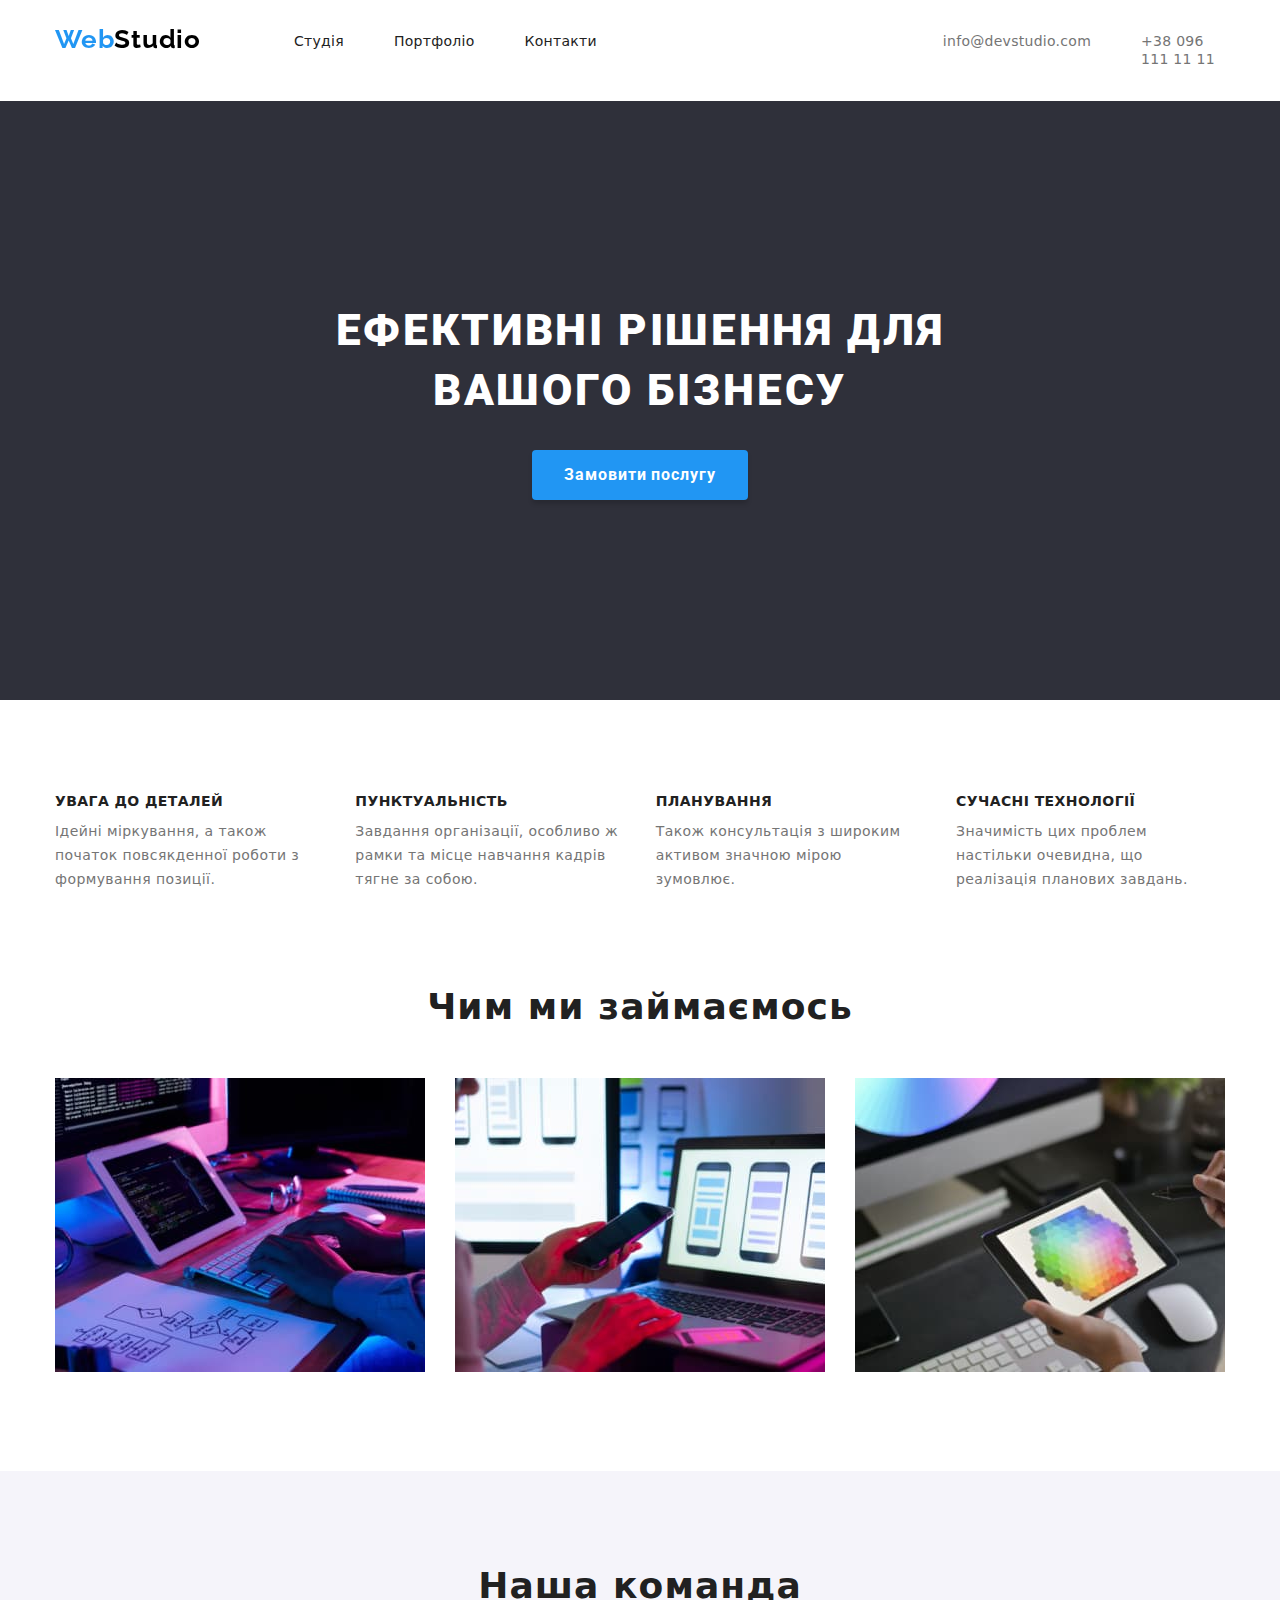
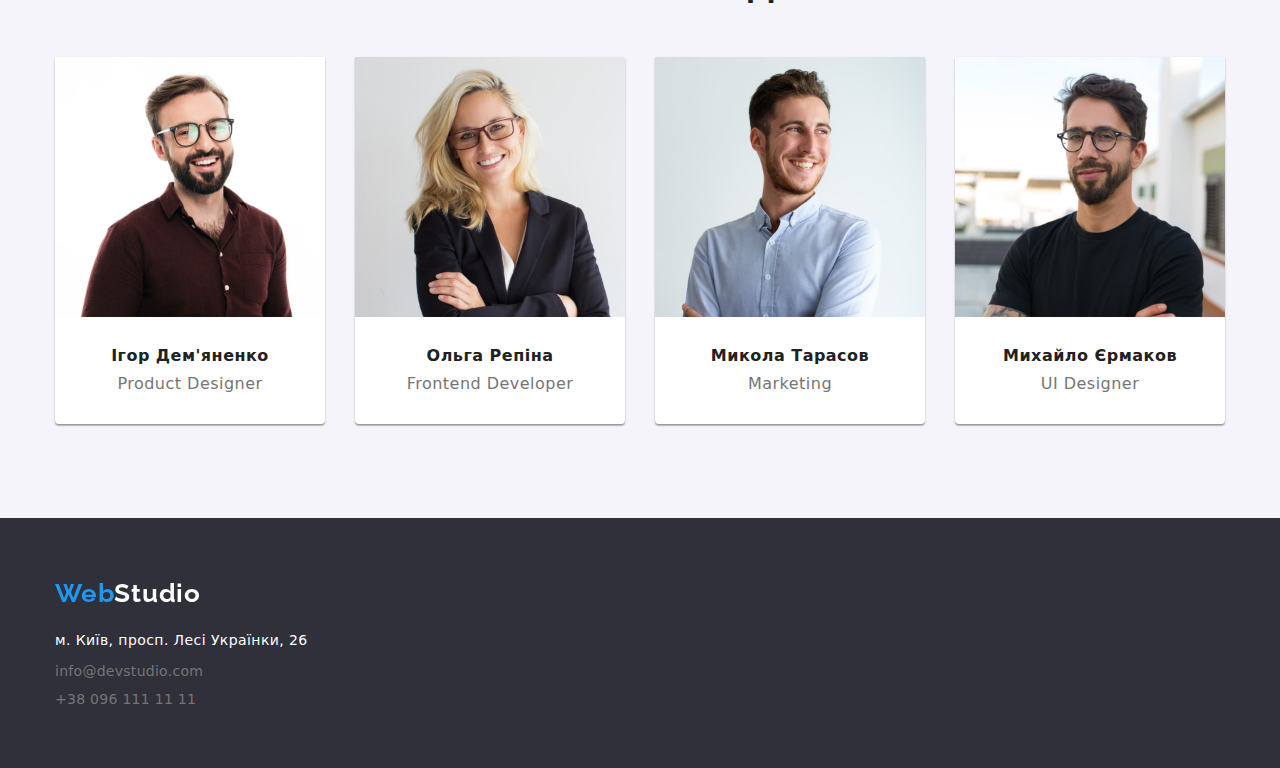
<file: index.html>
<!DOCTYPE html>
<html lang="uk">

<head>
    <meta charset="UTF-8">
    <meta http-equiv="X-UA-Compatible" content="IE=edge">
    <meta name="viewport" content="width=device-width, initial-scale=1.0">
    <link href="css/style.css" rel="stylesheet" type="text/css">
    <link href="css/modern-normalize.css" rel="stylesheet" type="text/css">
    <link
        href="https://fonts.googleapis.com/css2?family=Raleway:wght@700&family=Roboto:wght@400;500;700;900&display=swap"
        rel="stylesheet">
    <title>WebStudio</title>
</head>

<body>
    <header>
        <div class="container">
            <div class="container-header">

                <a href="index.html" class="logo-header">WebStudio</a>

                <nav>

                    <ul class="navigation-nav">
                        <li class="nav-item">
                            <a href="index.html" class="navigation">
                                Студія
                            </a>
                        </li>
                        <li class="nav-item">
                            <a href="portfolio.html" class="navigation">
                                Портфоліо
                            </a>
                        </li>
                        <li class="nav-item">
                            <a href="index.html" class="navigation">
                                Контакти
                            </a>
                        </li>
                    </ul>

                </nav>


                <ul class="navigation-contact">
                    <li class="contact-item">
                        <a href="mailto:info@devstudio.com" class="contact">info@devstudio.com</a>
                    </li>
                    <li class="contact-item">
                        <a href="tel:+380961111111" class="contact">+38 096 111 11 11</a>
                    </li>
                </ul>
            </div>
        </div>
    </header>

    <main>
        <section class="business">

            <div class="subject">
                <h1 class="h">Ефективні рішення для вашого бізнесу</h1>

                <button type="button" class="btn">Замовити послугу</button>
            </div>
        </section>

        <section class="details">
            <div class="container">
                <h2 class="displaynone">Увага до деталей</h2>
                <ul class="details-list">
                    <li class="details-item">
                        <h3 class="details-title">Увага до деталей</h3>
                        <p class="details-text">Ідейні міркування, а також початок повсякденної роботи з формування
                            позиції.</p>
                    </li>
                    <li class="details-item">
                        <h3 class="details-title">Пунктуальність</h3>
                        <p class="details-text">Завдання організації, особливо ж рамки та місце навчання кадрів
                            тягне за собою.
                        </p>
                    </li>
                    <li class="details-item">
                        <h3 class="details-title">Планування</h3>
                        <p class="details-text">Також консультація з широким активом значною мірою
                            зумовлює.
                        </p>
                    </li>
                    <li class="details-item">
                        <h3 class="details-title">Сучасні технології</h3>
                        <p class="details-text">Значимість цих проблем настільки очевидна, що реалізація планових
                            завдань.</p>
                    </li>
                </ul>
            </div>
        </section>

        <section class="work">
            <div class="container">
                <h2 class="work-title">Чим ми займаємось</h2>
                <ul class="work-img">
                    <li class="work-item"><img src="img/keyboard.jpg" alt="Друкує на клавиатурі" width="370"
                            height="294"></li>
                    <li class="work-item"><img src="img/phone.jpg" alt="Телефон в руці" width="370" height="294">
                    </li>
                    <li class="work-item"><img src="img/tablet.jpg" alt="Планшет в руці" width="370" height="294">
                    </li>
                </ul>
            </div>
        </section>

        <section class="team">
            <div class="container">
                <h2 class="team-title">Наша команда</h2>
                <ul class="team-card">
                    <li class="team-item"><img src="img/igor.jpg" alt="Ігор Дем'яненко" width="270" height="260">
                        <div class="team-block">
                            <h3 class="team-name">Ігор Дем'яненко</h3>
                            <p class="team-text">Product Designer</p>
                        </div>
                    </li>

                    <li class="team-item"><img src="img/olga.jpg" alt="Ольга Репіна" width="270" height="260">
                        <div class="team-block">
                            <h3 class="team-name">Ольга Репіна</h3>
                            <p class="team-text">Frontend Developer</p>
                        </div>
                    </li>

                    <li class="team-item"><img src="img/mikola.jpg" alt="Микола Тарасов" width="270" height="260">
                        <div class="team-block">
                            <h3 class="team-name">Микола Тарасов</h3>
                            <p class="team-text">Marketing</p>
                        </div>
                    </li>
                    <li class="team-item"><img src="img/mihaylo.jpg" alt="Михайло Єрмаков" width="270" height="260">
                        <div class="team-block">
                            <h3 class="team-name">Михайло Єрмаков</h3>
                            <p class="team-text">UI Designer</p>
                        </div>
                    </li>
                </ul>
            </div>
        </section>
    </main>

    <footer>

        <div class="down">
            <div class="container">
                <a href="#" class="logo-footer">WebStudio</a>
                <address>
                    <ul class="footer-contacts">
                        <li class="footer-list">
                            <a href="https://goo.gl/maps/ZHvqtMLKhy8qMB8BA" class="location">м. Київ, просп. Лесі Українки,
                                26</a>
                        </li>
                        <li class="footer-list">
                            <a href="mailto:info@devstudio.com" class="contact">info@devstudio.com</a>
                        </li>
                        <li class="footer-list">
                            <a href="tel:+380961111111" class="contact">+38 096 111 11 11</a>
                        </li>
                    </ul>
                </address>
            </div>
        </div>
    </footer>

</body>

</html>
</file>
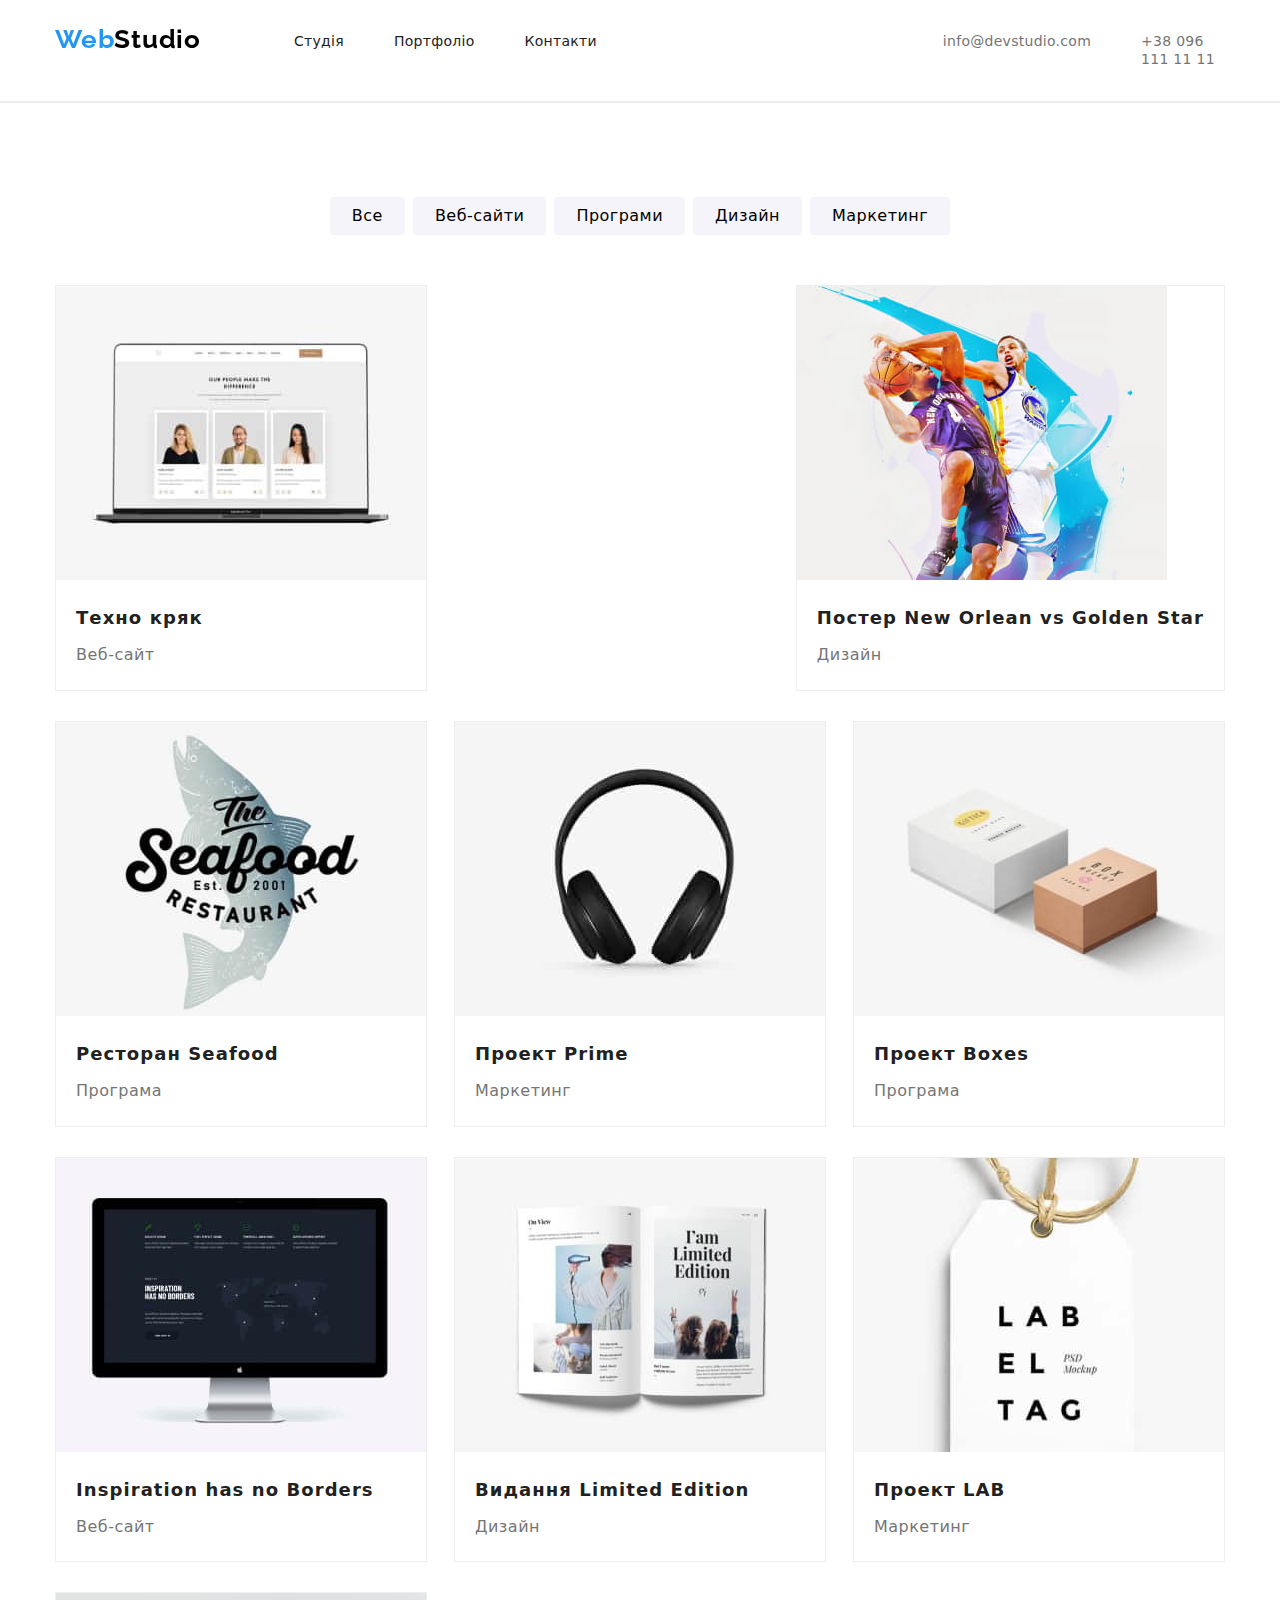
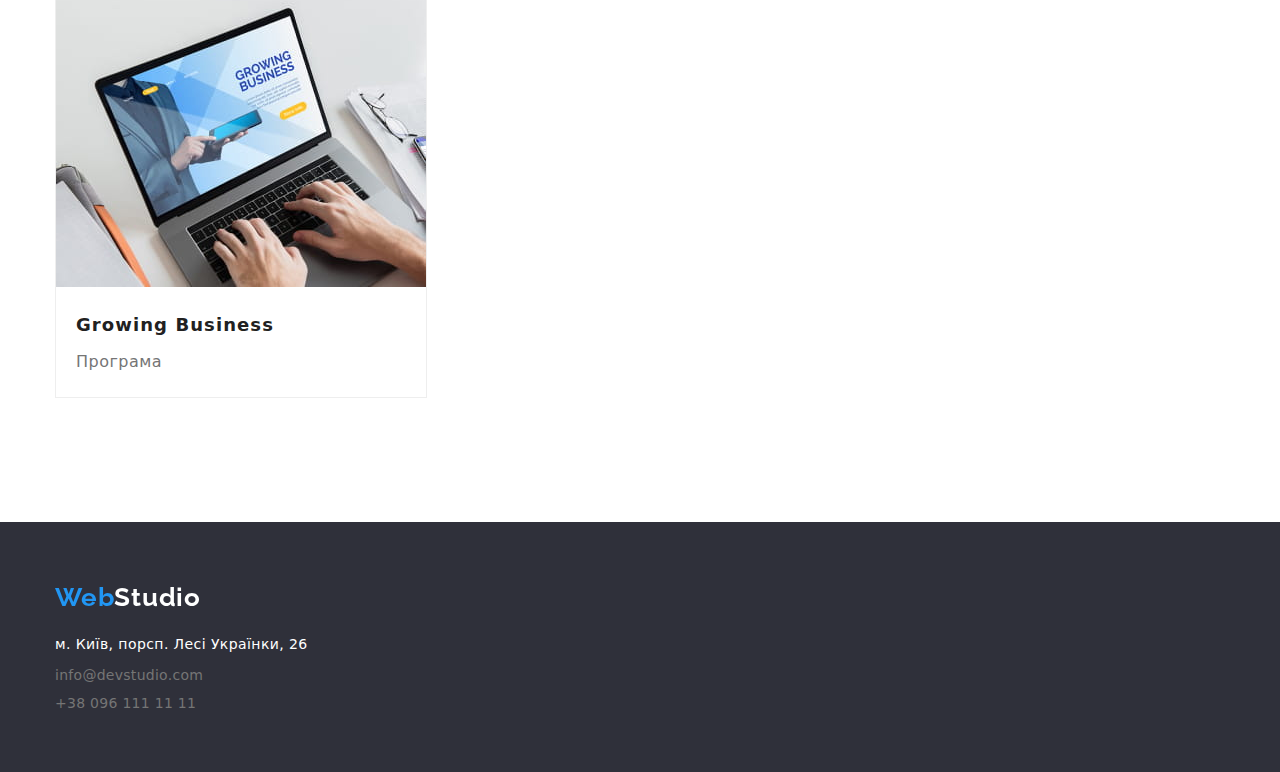
<file: portfolio.html>
<!DOCTYPE html>
<html lang="uk">

<head>
    <meta charset="UTF-8">
    <meta http-equiv="X-UA-Compatible" content="IE=edge">
    <meta name="viewport" content="width=device-width, initial-scale=1.0">
    <link href="css/style.css" rel="stylesheet" type="text/css">
    <link href="css/modern-normalize.css" rel="stylesheet" type="text/css">
    <link
        href="https://fonts.googleapis.com/css2?family=Raleway:wght@700&family=Roboto:wght@400;500;700;900&display=swap"
        rel="stylesheet">
    <title>WebStudio</title>
</head>

<body>
    <header>
        <div class="container">
            <div class="container-header">

                <a href="index.html" class="logo-header">WebStudio</a>

                <nav>

                    <ul class="navigation-nav">
                        <li class="nav-item">
                            <a href="index.html" class="navigation">
                                Студія
                            </a>
                        </li>
                        <li class="nav-item">
                            <a href="portfolio.html" class="navigation">
                                Портфоліо
                            </a>
                        </li>
                        <li class="nav-item">
                            <a href="index.html" class="navigation">
                                Контакти
                            </a>
                        </li>
                    </ul>

                </nav>


                <ul class="navigation-contact">
                    <li class="contact-item">
                        <a href="mailto:info@devstudio.com" class="contact">info@devstudio.com</a>
                    </li>
                    <li class="contact-item">
                        <a href="tel:+380961111111" class="contact">+38 096 111 11 11</a>
                    </li>
                </ul>
            </div>
        </div>
    </header>

    <main>
        <div class="border">
        </div>
        <section class="buttons">
            <div class="container">
                <h2 class="displaynone">Кнопки</h2>
                <ul class="button-items">
                    <li class="list-button">
                        <button type="button" class="button">Все</button>
                    </li>
                    <li class="list-button">
                        <button type="button" class="button">Веб-сайти</button>
                    </li>
                    <li class="list-button">
                        <button type="button" class="button">Програми</button>
                    </li>
                    <li class="list-button">
                        <button type="button" class="button">Дизайн</button>
                    </li>
                    <li class="list-button">
                        <button type="button" class="button">Маркетинг</button>
                    </li>
                </ul>
            </div>
        </section>

        <section class="shop">

            <div class="container">
                <h2 class="displaynone">Товар</h2>
                <ul class="shop-list">
                    <li class="shop-item"><img src="img/laptop.jpg" alt="Игорь Демьяненко" width="370" height="294">
                        <div class="shop-block">
                            <h3 class="shop-name">Техно кряк</h3>
                            <p class="shop-text">Веб-сайт</p>
                        </div>
                    </li>

                    <li class="shop-item"><img src="img/basketball.jpg" alt="Ольга Репина" width="370" height="294">
                        <div class="shop-block">
                            <h3 class="shop-name">Постер New Orlean vs Golden Star</h3>
                            <p class="shop-text">Дизайн</p>
                        </div>
                    </li>

                    <li class="shop-item"><img src="img/seafood.jpg" alt="Микола Тарасов" width="370" height="294">
                        <div class="shop-block">
                            <h3 class="shop-name">Ресторан Seafood</h3>
                            <p class="shop-text">Програма</p>
                        </div>
                    </li>
                    <li class="shop-item"><img src="img/headphones.jpg" alt="Михайло Єрмаков" width="370" height="294">
                        <div class="shop-block">
                            <h3 class="shop-name">Проект Prime</h3>
                            <p class="shop-text">Маркетинг</p>
                        </div>
                    </li>
                    <li class="shop-item"><img src="img/boxes.jpg" alt="Ігор Дем'яненко" width="370" height="294">
                        <div class="shop-block">
                            <h3 class="shop-name">Проект Boxes</h3>
                            <p class="shop-text">Програма</p>
                        </div>
                    </li>

                    <li class="shop-item"><img src="img/monitor.jpg" alt="Ольга Репіна" width="370" height="294">
                        <div class="shop-block">
                            <h3 class="shop-name">Inspiration has no Borders</h3>
                            <p class="shop-text">Веб-сайт</p>
                        </div>
                    </li>

                    <li class="shop-item"><img src="img/book.jpg" alt="Микола Тарасов" width="370" height="294">
                        <div class="shop-block">
                            <h3 class="shop-name">Видання Limited Edition</h3>
                            <p class="shop-text">Дизайн</p>
                        </div>
                    </li>
                    <li class="shop-item"><img src="img/labeltag.jpg" alt="Михайло Єрмаков" width="370" height="294">
                        <div class="shop-block">
                            <h3 class="shop-name">Проект LAB</h3>
                            <p class="shop-text">Маркетинг</p>
                        </div>
                    </li>
                    <li class="shop-item"><img src="img/workingwithlaptop.jpg" alt="Михайло Єрмаков" width="370" height="294">
                        <div class="shop-block">
                            <h3 class="shop-name">Growing Business</h3>
                            <p class="shop-text">Програма</p>
                        </div>
                    </li>
                </ul>
            </div>
        </section>
    </main>

    <footer>

        <div class="down">
            <div class="container">
                <a href="#" class="logo-footer">WebStudio</a>
                <address>
                    <ul class="footer-contacts">
                        <li class="footer-list">
                            <a href="https://goo.gl/maps/ZHvqtMLKhy8qMB8BA" class="location">м. Київ, порсп. Лесі Українки,
                                26</a>
                        </li>
                        <li class="footer-list">
                            <a href="mailto:info@devstudio.com" class="contact">info@devstudio.com</a>
                        </li>
                        <li class="footer-list">
                            <a href="tel:+380961111111" class="contact">+38 096 111 11 11</a>
                        </li>
                    </ul>
                </address>
            </div>
        </div>
    </footer>

</body>

</html>
</file>
<file: css/style.css>
:root {
    --black-color: #212121;
    --blackColor: #000000;
    --blue-color: #2196F3;
    --white-color: #FFFFFF;
    --whiteColor: #F5F4FA;
    --border: #ECECEC;
    --border-shop: #EEEEEE;
    --grey-color: #757575;
    --greyColor: #2F303A;
    --shadow: rgba(0, 0, 0, 0.15);
}

li {
    list-style-type: none;

}

ul {
    margin: 0px;
    padding: 0px;
}

img {
    display: block;

}

body {
    font-family: 'Roboto';
    font-style: normal;
    font-weight: 500;
    color: var(--black-color);

}

address {
    font-style: normal;

}

.displaynone {
    display: none;
    margin: 0px;
}

.container {
    max-width: 1200px;
    padding-left: 15px;
    padding-right: 15px;
    margin-left: auto;
    margin-right: auto;
}


/*-----------------------------header-----------------------------*/
.logo-header {

    display: inline-block;
    margin: 24px 93px 25px 0px;
    font-family: 'Raleway';
    font-weight: 700;
    font-size: 26px;
    line-height: 1.19;

    color: transparent;
    -webkit-background-clip: text;
    background-clip: text;
    background-image: linear-gradient(to left, var(--blackColor) 30% 59%, var(--blue-color) 60%);
    letter-spacing: 0.03em;
}


.navigation {
    font-size: 14px;
    line-height: 1.14;
    letter-spacing: 0.02em;
    color: var(--black-color);
    text-decoration: none;

}

.nav-item {
    margin-right: 50px;
}

.nav-item:last-child {
    margin-right: 0px;
}

.contact-item {
    margin-right: 50px;


}

.contact-item:last-child {
    margin-right: 0px;
}

.container-header {
    display: flex;
}

.navigation-contact {
    margin-left: auto;
    margin: 32px 0px 32px 0px;
    display: flex;

}

.navigation-nav {
    margin: 32px 346px 32px 0px;
    display: flex;
}

.nav:hover,
.nav:focus {
    color: var(--blue-color);
}


.contact {

    font-size: 14px;
    line-height: 1.14;
    letter-spacing: 0.02em;
    text-decoration: none;

    color: var(--grey-color);
}

.contact:hover,
.contact:focus {
    color: var(--blue-color);
}




/*-----------------------------index(main)-----------------------------*/

.business {
    background: var(--greyColor);
}

.h {
    margin: 0px;
    margin-bottom: 30px;
    text-align: center;
    font-family: 'Roboto';
    font-weight: 900;
    font-size: 44px;
    line-height: 1.36;



    letter-spacing: 0.06em;
    text-transform: uppercase;
    color: var(--white-color);

}

.btn {

    font-family: 'Roboto';
    padding: 10px 32px 10px 32px;
    background: var(--blue-color);
    box-shadow: 0px 4px 4px var(--shadow);
    border-radius: 4px;
    border: 0px;

    font-weight: 700;
    font-size: 16px;
    line-height: 1.87;
    cursor: pointer;

    letter-spacing: 0.06em;

    color: var(--white-color);
}

.subject {
    text-align: center;
    max-width: 696px;
    margin: auto;
    padding: 200px 0px 200px 0px;
}

.details {
    padding-top: 94px;
}

.details-title {
    margin: 0px;
    margin-bottom: 10px;
    font-weight: 700;
    font-size: 14px;
    line-height: 1.14;
    letter-spacing: 0.03em;
    text-transform: uppercase;


}

.details-text {

    margin: 0px;
    font-weight: 400;
    font-size: 14px;
    line-height: 1.71;
    letter-spacing: 0.03em;

    color: var(--grey-color);
}

.details-list {

    display: flex;
    justify-content: space-between;
}

.details-item {
    max-width: 269px;
}


.work {
    padding-top: 94px;
    padding-bottom: 99px;
}

.work-title {
    text-align: center;
    margin: 0px;
    margin-bottom: 50px;
    font-weight: 700;
    font-size: 36px;
    line-height: 1.16;
    letter-spacing: 0.03em;

}

.work-img {
    display: flex;
}

.work-item {
    margin-right: 30px;
}

.work-item:last-child {
    margin-right: 0px;
}

.team {
    padding: 94px 0px 94px 0px;
    background: var(--whiteColor);
}

.team-title {
    text-align: center;
    margin: 0px;
    margin-bottom: 50px;
    font-weight: 700;
    font-size: 36px;
    line-height: 1.16;
    letter-spacing: 0.03em;


}

.team-name {


    margin: 0px;
    margin-bottom: 10px;
    font-size: 16px;
    line-height: 1.18;
    letter-spacing: 0.03em;
}

.team-text {


    margin: 0px;
    font-weight: 400;
    font-size: 16px;
    line-height: 1.18;
    letter-spacing: 0.03em;
    color: var(--grey-color);
}

.team-block {
    padding: 30px 0px 30px 0px;
    text-align: center;
}

.team-item {
    margin-right: 30px;
    background: var(--white-color);
    box-shadow: 0px 1px 3px rgba(0, 0, 0, 0.12), 0px 1px 1px rgba(0, 0, 0, 0.14), 0px 2px 1px rgba(0, 0, 0, 0.2);
    border-radius: 0px 0px 4px 4px;
}

.team-item:last-child {
    margin-right: 0px;
}

.team-card {

    display: flex;
}

/*-----------------------------portfolio(main)-----------------------------*/
.border {
    border: 1px solid var(--border);
}

.buttons {
    padding-top: 94px;

}

.button {
    font-weight: 500;
    padding: 6px 22px 6px 22px;
    background: var(--whiteColor);
    border-radius: 4px;
    border: 0px;
    font-size: 16px;
    line-height: 1.62;
    cursor: pointer;


    text-align: center;
    letter-spacing: 0.03em;
}

.button:hover,
.button:focus {
    background: var(--blue-color);
    border-radius: 4px;
    border: 0px;
    color: var(--white-color);
    transition: 0.4s;
}

.button-items {
    display: flex;
    justify-content: center;
}

.list-button {
    margin-right: 8px;
}

.list-button:last-child {
    margin-right: 0px;
}


.shop {
    padding: 50px 0px 94px 0px;
}

.shop-name {
    margin: 0px;
    margin-bottom: 4px;
    font-weight: 700;
    font-size: 18px;
    line-height: 2;


    letter-spacing: 0.06em;
}

.shop-text {

    margin: 0px;
    font-weight: 400;
    font-size: 16px;
    line-height: 1.87;


    letter-spacing: 0.03em;

    color: var(--grey-color);
}

.shop-block {
    padding: 20px 20px 20px 20px;
}

.shop-list {
    display: flex;
    flex-wrap: wrap;
    justify-content: space-between;
}




.shop-item {
    display: inline-block;
    margin-bottom: 30px;
    background: var(--white-color);
    border: 1px solid var(--border-shop);
}

/*-----------------------------footer-----------------------------*/

.down {
    padding: 60px 0px 60px 0px;
    background: var(--greyColor);

}

.logo-footer {
    display: inline-block;
    margin-bottom: 20px;
    font-family: 'Raleway';
    font-weight: 700;
    font-size: 26px;
    line-height: 1.19;

    color: transparent;
    -webkit-background-clip: text;
    background-clip: text;
    background-image: linear-gradient(to left, var(--white-color) 30% 59%, var(--blue-color) 60%);
    letter-spacing: 0.03em;
}

.location {

    font-weight: 400;
    font-size: 14px;
    line-height: 1.71;
    text-decoration: none;

    letter-spacing: 0.03em;
    color: var(--white-color);
}

.footer-list {
    margin-bottom: 9px;
}

.footer-list:last-child {
    margin-bottom: 0px;
}

.maps:hover,
.maps:focus {
    color: var(--blue-color);
}
</file>
